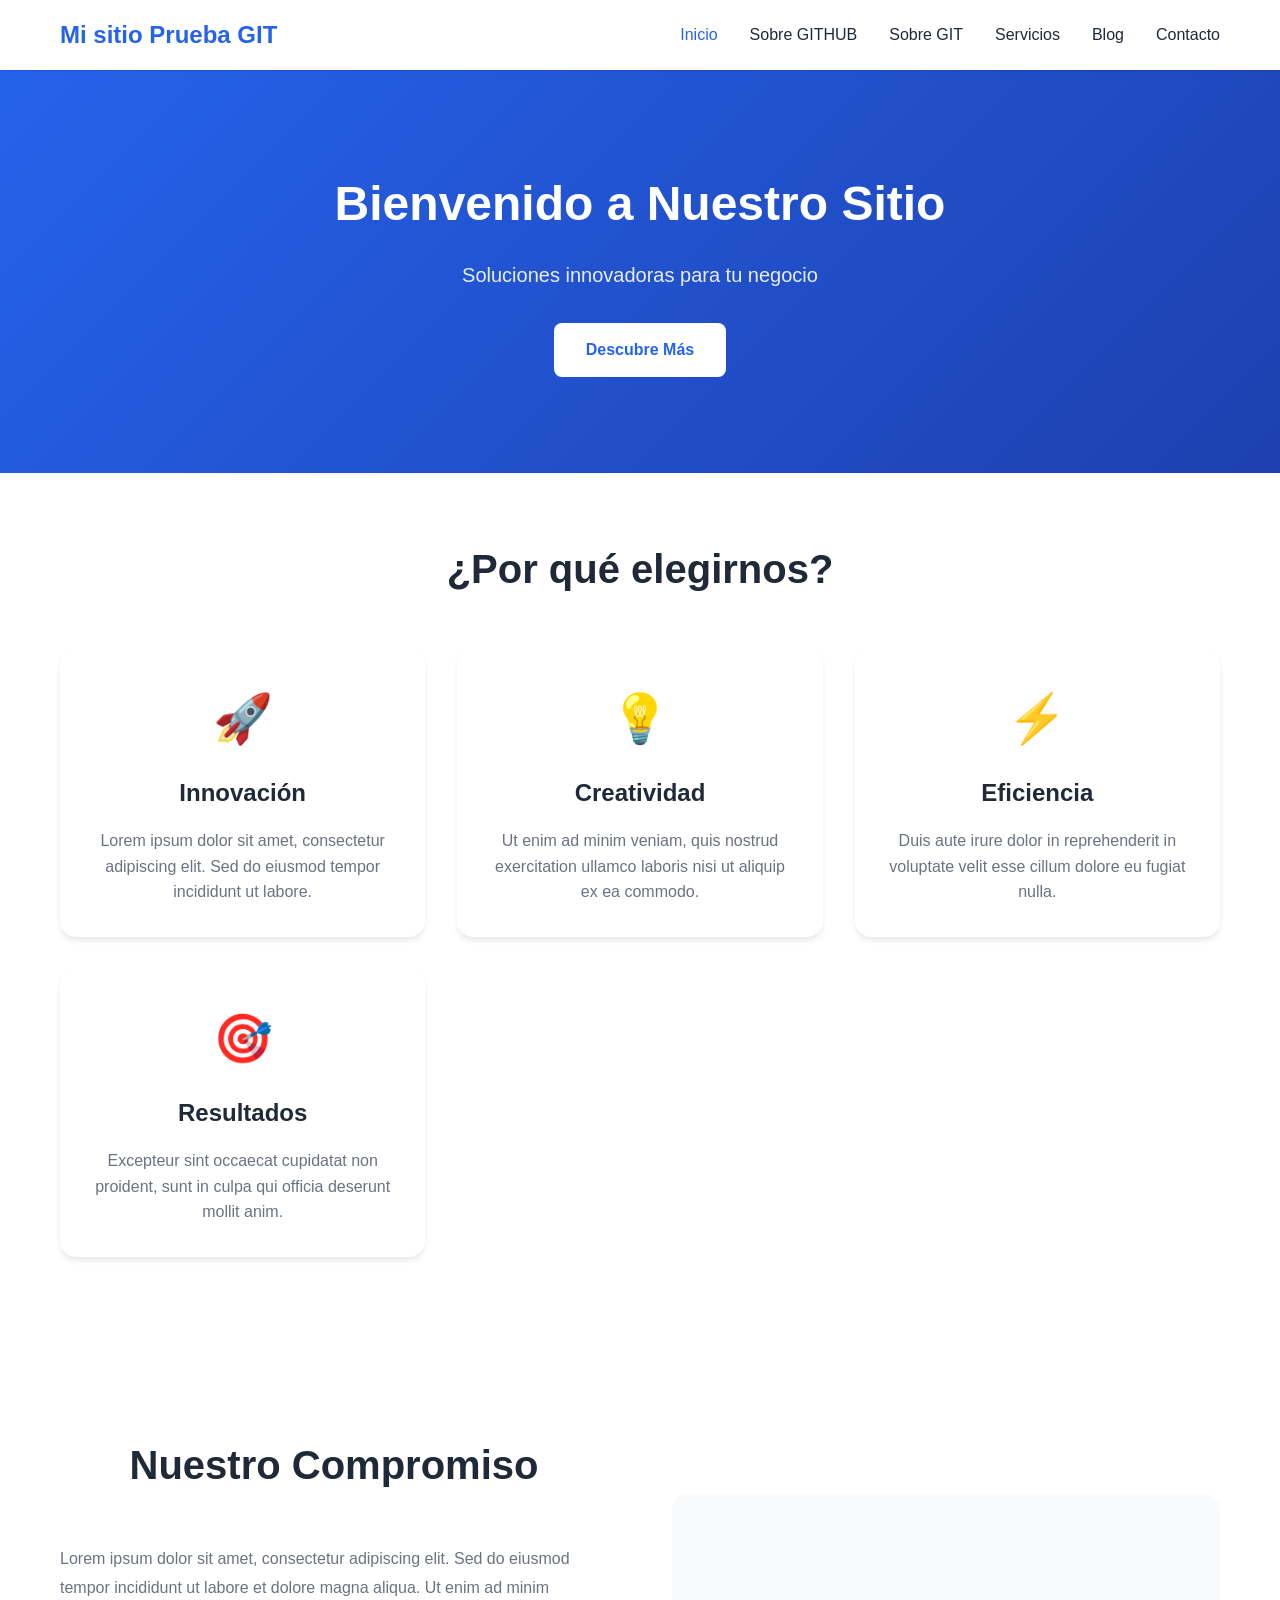
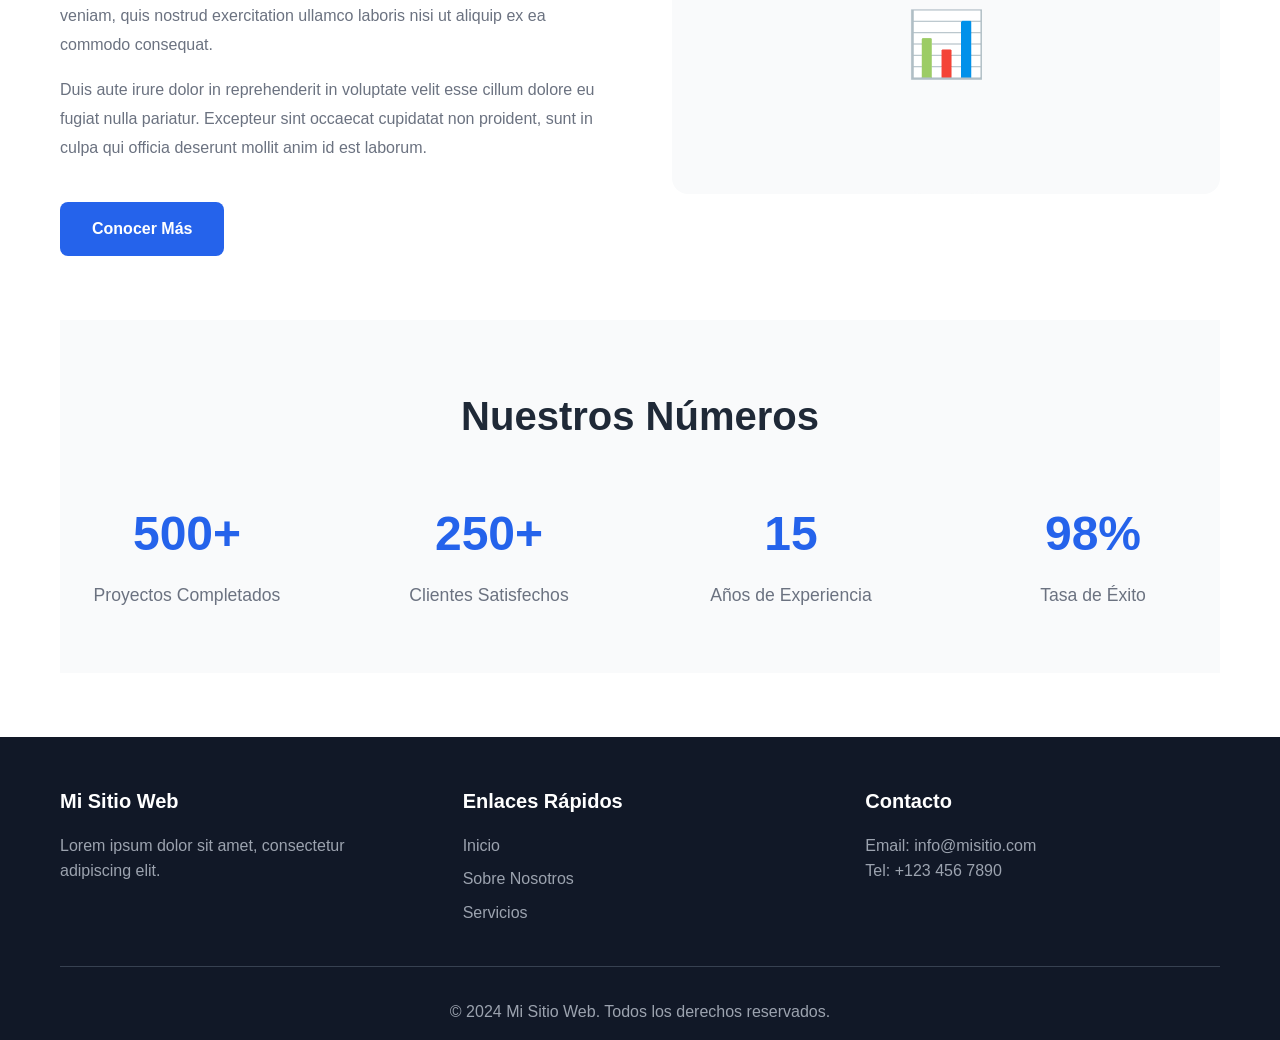
<file: index.html>
<!DOCTYPE html>
<html lang="es">
<head>
    <meta charset="UTF-8">
    <meta name="viewport" content="width=device-width, initial-scale=1.0">
    <title>Inicio - Mi Sitio Web</title>
    <link rel="stylesheet" href="styles.css">
</head>
<body>
    <nav class="navbar">
        <div class="container">
            <div class="logo">
                <span>Mi sitio Prueba GIT</span>
            </div>
            <ul class="nav-links">
                <li><a href="index.html" class="active">Inicio</a></li>
                <li><a href="sobre-nosotros.html">Sobre GITHUB</a></li>
                <li><a href="sobre-nosotros.html">Sobre GIT</a></li>
                <li><a href="servicios.html">Servicios</a></li>
                <li><a href="blog.html">Blog</a></li>
                <li><a href="contacto.html">Contacto</a></li>
            </ul>
        </div>
    </nav>

    <header class="hero">
        <div class="container">
            <h1>Bienvenido a Nuestro Sitio</h1>
            <p class="subtitle">Soluciones innovadoras para tu negocio</p>
            <a href="servicios.html" class="btn-primary">Descubre Más</a>
        </div>
    </header>

    <main class="container">
        <section class="intro-section">
            <h2>¿Por qué elegirnos?</h2>
            <div class="cards-grid">
                <div class="card">
                    <div class="card-icon">🚀</div>
                    <h3>Innovación</h3>
                    <p>Lorem ipsum dolor sit amet, consectetur adipiscing elit. Sed do eiusmod tempor incididunt ut labore.</p>
                </div>
                <div class="card">
                    <div class="card-icon">💡</div>
                    <h3>Creatividad</h3>
                    <p>Ut enim ad minim veniam, quis nostrud exercitation ullamco laboris nisi ut aliquip ex ea commodo.</p>
                </div>
                <div class="card">
                    <div class="card-icon">⚡</div>
                    <h3>Eficiencia</h3>
                    <p>Duis aute irure dolor in reprehenderit in voluptate velit esse cillum dolore eu fugiat nulla.</p>
                </div>
                <div class="card">
                    <div class="card-icon">🎯</div>
                    <h3>Resultados</h3>
                    <p>Excepteur sint occaecat cupidatat non proident, sunt in culpa qui officia deserunt mollit anim.</p>
                </div>
            </div>
        </section>

        <section class="content-section">
            <div class="content-grid">
                <div class="content-text">
                    <h2>Nuestro Compromiso</h2>
                    <p>Lorem ipsum dolor sit amet, consectetur adipiscing elit. Sed do eiusmod tempor incididunt ut labore et dolore magna aliqua. Ut enim ad minim veniam, quis nostrud exercitation ullamco laboris nisi ut aliquip ex ea commodo consequat.</p>
                    <p>Duis aute irure dolor in reprehenderit in voluptate velit esse cillum dolore eu fugiat nulla pariatur. Excepteur sint occaecat cupidatat non proident, sunt in culpa qui officia deserunt mollit anim id est laborum.</p>
                    <a href="sobre-nosotros.html" class="btn-secondary">Conocer Más</a>
                </div>
                <div class="content-image">
                    <div class="placeholder-image">📊</div>
                </div>
            </div>
        </section>

        <section class="stats-section">
            <h2>Nuestros Números</h2>
            <div class="stats-grid">
                <div class="stat-item">
                    <div class="stat-number">500+</div>
                    <div class="stat-label">Proyectos Completados</div>
                </div>
                <div class="stat-item">
                    <div class="stat-number">250+</div>
                    <div class="stat-label">Clientes Satisfechos</div>
                </div>
                <div class="stat-item">
                    <div class="stat-number">15</div>
                    <div class="stat-label">Años de Experiencia</div>
                </div>
                <div class="stat-item">
                    <div class="stat-number">98%</div>
                    <div class="stat-label">Tasa de Éxito</div>
                </div>
            </div>
        </section>
    </main>

    <footer class="footer">
        <div class="container">
            <div class="footer-content">
                <div class="footer-section">
                    <h3>Mi Sitio Web</h3>
                    <p>Lorem ipsum dolor sit amet, consectetur adipiscing elit.</p>
                </div>
                <div class="footer-section">
                    <h3>Enlaces Rápidos</h3>
                    <ul>
                        <li><a href="index.html">Inicio</a></li>
                        <li><a href="sobre-nosotros.html">Sobre Nosotros</a></li>
                        <li><a href="servicios.html">Servicios</a></li>
                    </ul>
                </div>
                <div class="footer-section">
                    <h3>Contacto</h3>
                    <p>Email: info@misitio.com</p>
                    <p>Tel: +123 456 7890</p>
                </div>
            </div>
            <div class="footer-bottom">
                <p>&copy; 2024 Mi Sitio Web. Todos los derechos reservados.</p>
            </div>
        </div>
    </footer>
</body>
</html>
</file>
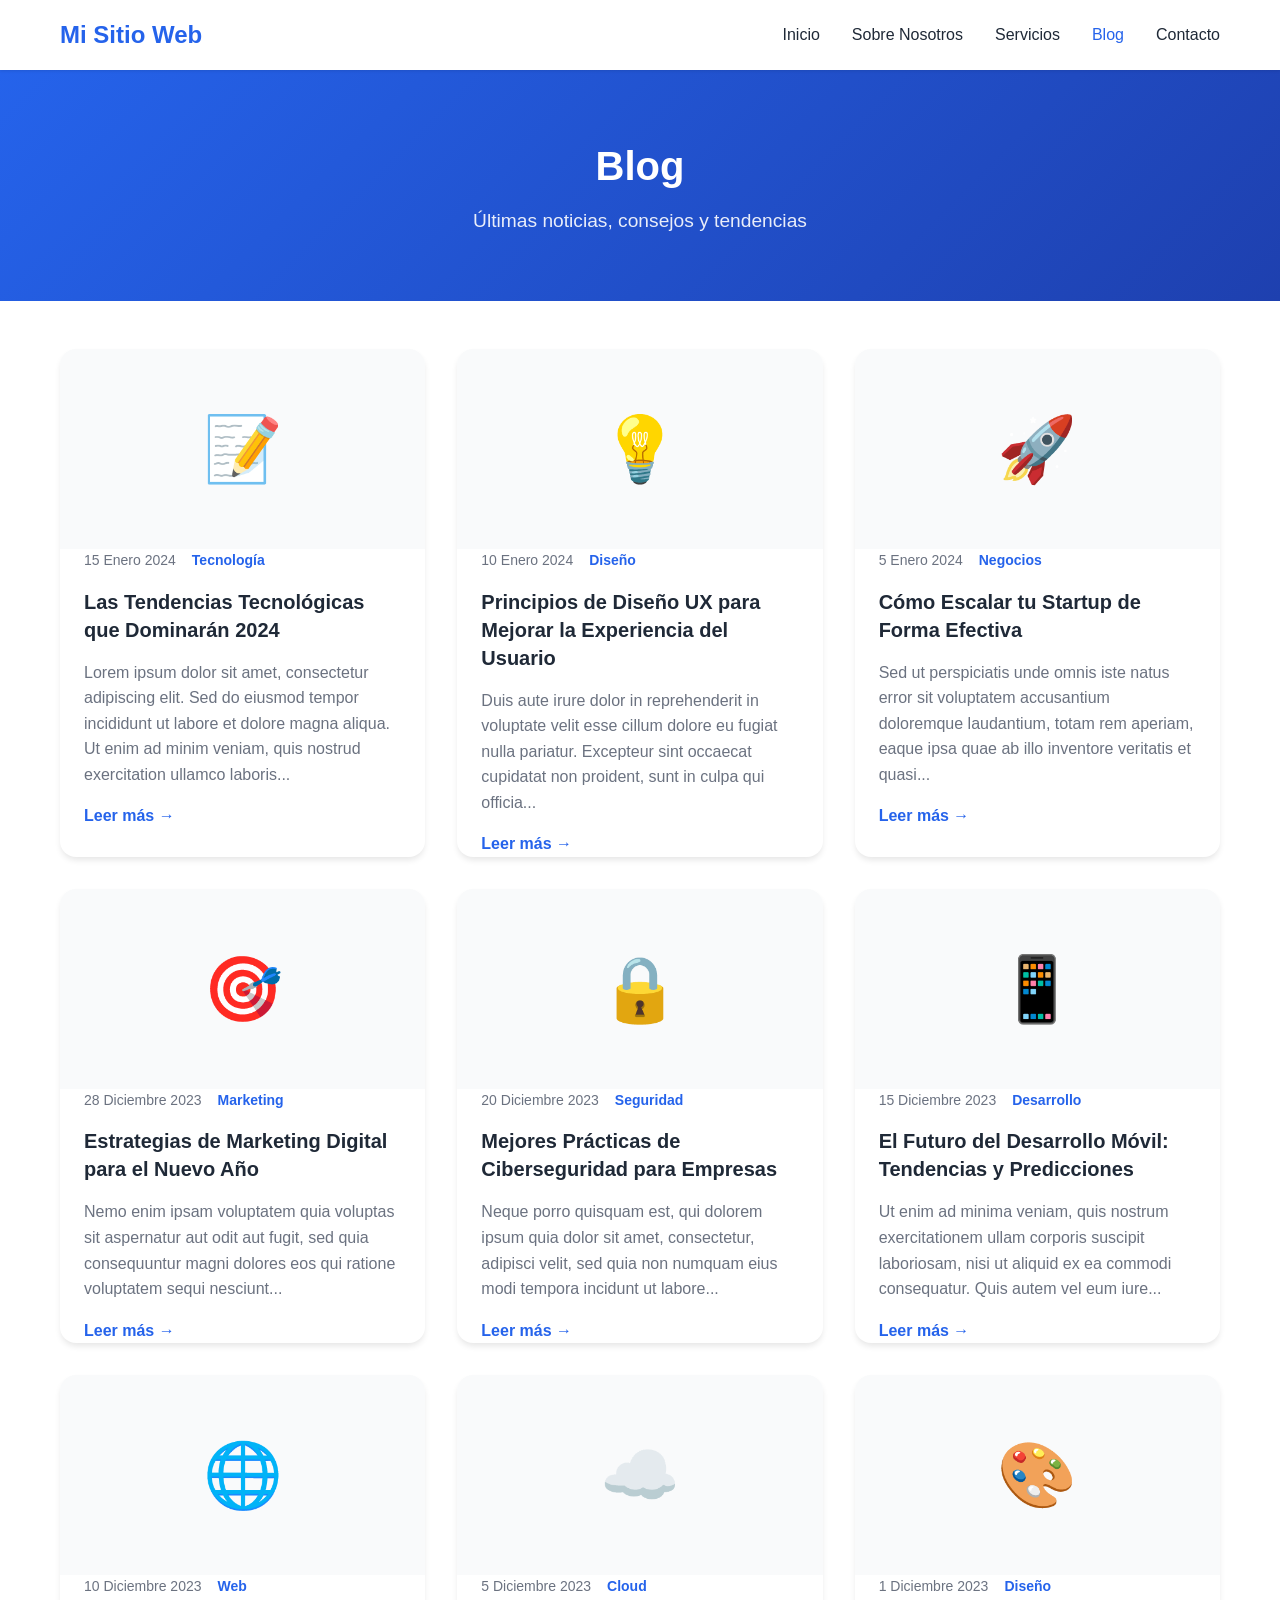
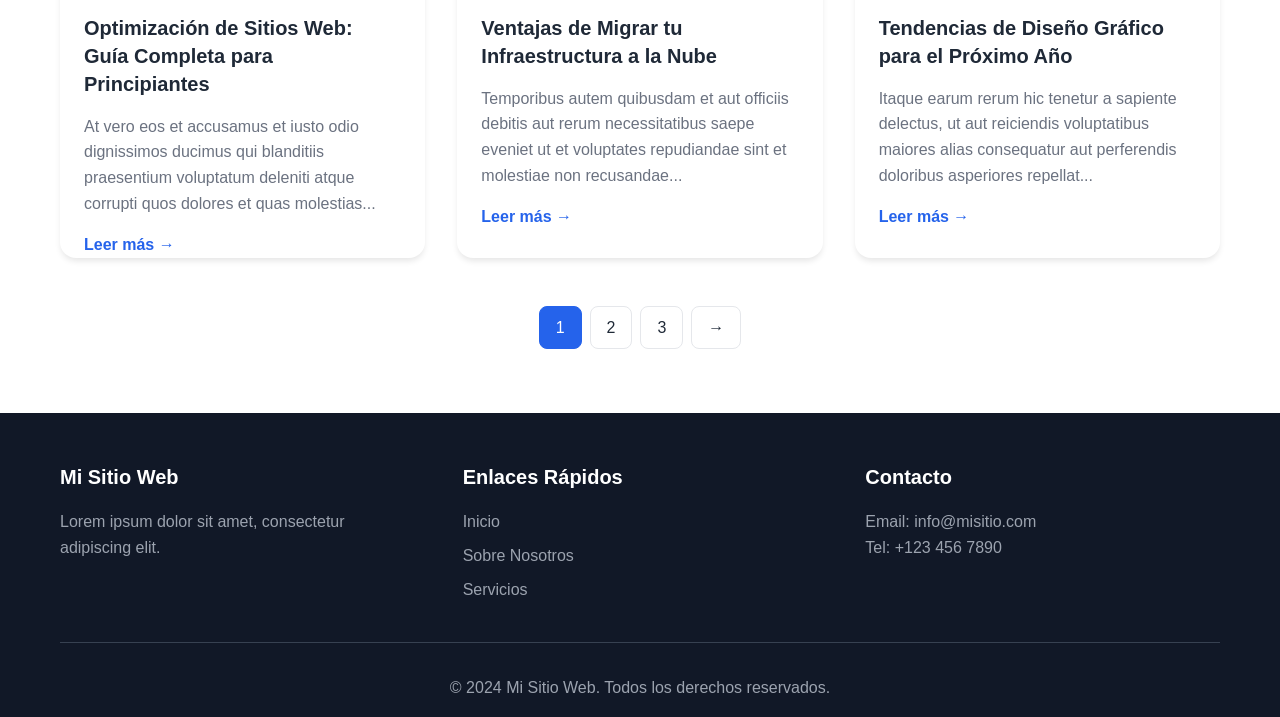
<file: blog.html>
<!DOCTYPE html>
<html lang="es">
<head>
    <meta charset="UTF-8">
    <meta name="viewport" content="width=device-width, initial-scale=1.0">
    <title>Blog - Mi Sitio Web</title>
    <link rel="stylesheet" href="styles.css">
</head>
<body>
    <nav class="navbar">
        <div class="container">
            <div class="logo">
                <span>Mi Sitio Web</span>
            </div>
            <ul class="nav-links">
                <li><a href="index.html">Inicio</a></li>
                <li><a href="sobre-nosotros.html">Sobre Nosotros</a></li>
                <li><a href="servicios.html">Servicios</a></li>
                <li><a href="blog.html" class="active">Blog</a></li>
                <li><a href="contacto.html">Contacto</a></li>
            </ul>
        </div>
    </nav>

    <header class="page-header">
        <div class="container">
            <h1>Blog</h1>
            <p>Últimas noticias, consejos y tendencias</p>
        </div>
    </header>

    <main class="container">
        <section class="blog-grid">
            <article class="blog-card">
                <div class="blog-image">📝</div>
                <div class="blog-meta">
                    <span class="blog-date">15 Enero 2024</span>
                    <span class="blog-category">Tecnología</span>
                </div>
                <h2>Las Tendencias Tecnológicas que Dominarán 2024</h2>
                <p>Lorem ipsum dolor sit amet, consectetur adipiscing elit. Sed do eiusmod tempor incididunt ut labore et dolore magna aliqua. Ut enim ad minim veniam, quis nostrud exercitation ullamco laboris...</p>
                <a href="#" class="read-more">Leer más →</a>
            </article>

            <article class="blog-card">
                <div class="blog-image">💡</div>
                <div class="blog-meta">
                    <span class="blog-date">10 Enero 2024</span>
                    <span class="blog-category">Diseño</span>
                </div>
                <h2>Principios de Diseño UX para Mejorar la Experiencia del Usuario</h2>
                <p>Duis aute irure dolor in reprehenderit in voluptate velit esse cillum dolore eu fugiat nulla pariatur. Excepteur sint occaecat cupidatat non proident, sunt in culpa qui officia...</p>
                <a href="#" class="read-more">Leer más →</a>
            </article>

            <article class="blog-card">
                <div class="blog-image">🚀</div>
                <div class="blog-meta">
                    <span class="blog-date">5 Enero 2024</span>
                    <span class="blog-category">Negocios</span>
                </div>
                <h2>Cómo Escalar tu Startup de Forma Efectiva</h2>
                <p>Sed ut perspiciatis unde omnis iste natus error sit voluptatem accusantium doloremque laudantium, totam rem aperiam, eaque ipsa quae ab illo inventore veritatis et quasi...</p>
                <a href="#" class="read-more">Leer más →</a>
            </article>

            <article class="blog-card">
                <div class="blog-image">🎯</div>
                <div class="blog-meta">
                    <span class="blog-date">28 Diciembre 2023</span>
                    <span class="blog-category">Marketing</span>
                </div>
                <h2>Estrategias de Marketing Digital para el Nuevo Año</h2>
                <p>Nemo enim ipsam voluptatem quia voluptas sit aspernatur aut odit aut fugit, sed quia consequuntur magni dolores eos qui ratione voluptatem sequi nesciunt...</p>
                <a href="#" class="read-more">Leer más →</a>
            </article>

            <article class="blog-card">
                <div class="blog-image">🔒</div>
                <div class="blog-meta">
                    <span class="blog-date">20 Diciembre 2023</span>
                    <span class="blog-category">Seguridad</span>
                </div>
                <h2>Mejores Prácticas de Ciberseguridad para Empresas</h2>
                <p>Neque porro quisquam est, qui dolorem ipsum quia dolor sit amet, consectetur, adipisci velit, sed quia non numquam eius modi tempora incidunt ut labore...</p>
                <a href="#" class="read-more">Leer más →</a>
            </article>

            <article class="blog-card">
                <div class="blog-image">📱</div>
                <div class="blog-meta">
                    <span class="blog-date">15 Diciembre 2023</span>
                    <span class="blog-category">Desarrollo</span>
                </div>
                <h2>El Futuro del Desarrollo Móvil: Tendencias y Predicciones</h2>
                <p>Ut enim ad minima veniam, quis nostrum exercitationem ullam corporis suscipit laboriosam, nisi ut aliquid ex ea commodi consequatur. Quis autem vel eum iure...</p>
                <a href="#" class="read-more">Leer más →</a>
            </article>

            <article class="blog-card">
                <div class="blog-image">🌐</div>
                <div class="blog-meta">
                    <span class="blog-date">10 Diciembre 2023</span>
                    <span class="blog-category">Web</span>
                </div>
                <h2>Optimización de Sitios Web: Guía Completa para Principiantes</h2>
                <p>At vero eos et accusamus et iusto odio dignissimos ducimus qui blanditiis praesentium voluptatum deleniti atque corrupti quos dolores et quas molestias...</p>
                <a href="#" class="read-more">Leer más →</a>
            </article>

            <article class="blog-card">
                <div class="blog-image">☁️</div>
                <div class="blog-meta">
                    <span class="blog-date">5 Diciembre 2023</span>
                    <span class="blog-category">Cloud</span>
                </div>
                <h2>Ventajas de Migrar tu Infraestructura a la Nube</h2>
                <p>Temporibus autem quibusdam et aut officiis debitis aut rerum necessitatibus saepe eveniet ut et voluptates repudiandae sint et molestiae non recusandae...</p>
                <a href="#" class="read-more">Leer más →</a>
            </article>

            <article class="blog-card">
                <div class="blog-image">🎨</div>
                <div class="blog-meta">
                    <span class="blog-date">1 Diciembre 2023</span>
                    <span class="blog-category">Diseño</span>
                </div>
                <h2>Tendencias de Diseño Gráfico para el Próximo Año</h2>
                <p>Itaque earum rerum hic tenetur a sapiente delectus, ut aut reiciendis voluptatibus maiores alias consequatur aut perferendis doloribus asperiores repellat...</p>
                <a href="#" class="read-more">Leer más →</a>
            </article>
        </section>

        <div class="pagination">
            <a href="#" class="page-link active">1</a>
            <a href="#" class="page-link">2</a>
            <a href="#" class="page-link">3</a>
            <a href="#" class="page-link">→</a>
        </div>
    </main>

    <footer class="footer">
        <div class="container">
            <div class="footer-content">
                <div class="footer-section">
                    <h3>Mi Sitio Web</h3>
                    <p>Lorem ipsum dolor sit amet, consectetur adipiscing elit.</p>
                </div>
                <div class="footer-section">
                    <h3>Enlaces Rápidos</h3>
                    <ul>
                        <li><a href="index.html">Inicio</a></li>
                        <li><a href="sobre-nosotros.html">Sobre Nosotros</a></li>
                        <li><a href="servicios.html">Servicios</a></li>
                    </ul>
                </div>
                <div class="footer-section">
                    <h3>Contacto</h3>
                    <p>Email: info@misitio.com</p>
                    <p>Tel: +123 456 7890</p>
                </div>
            </div>
            <div class="footer-bottom">
                <p>&copy; 2024 Mi Sitio Web. Todos los derechos reservados.</p>
            </div>
        </div>
    </footer>
</body>
</html>
</file>
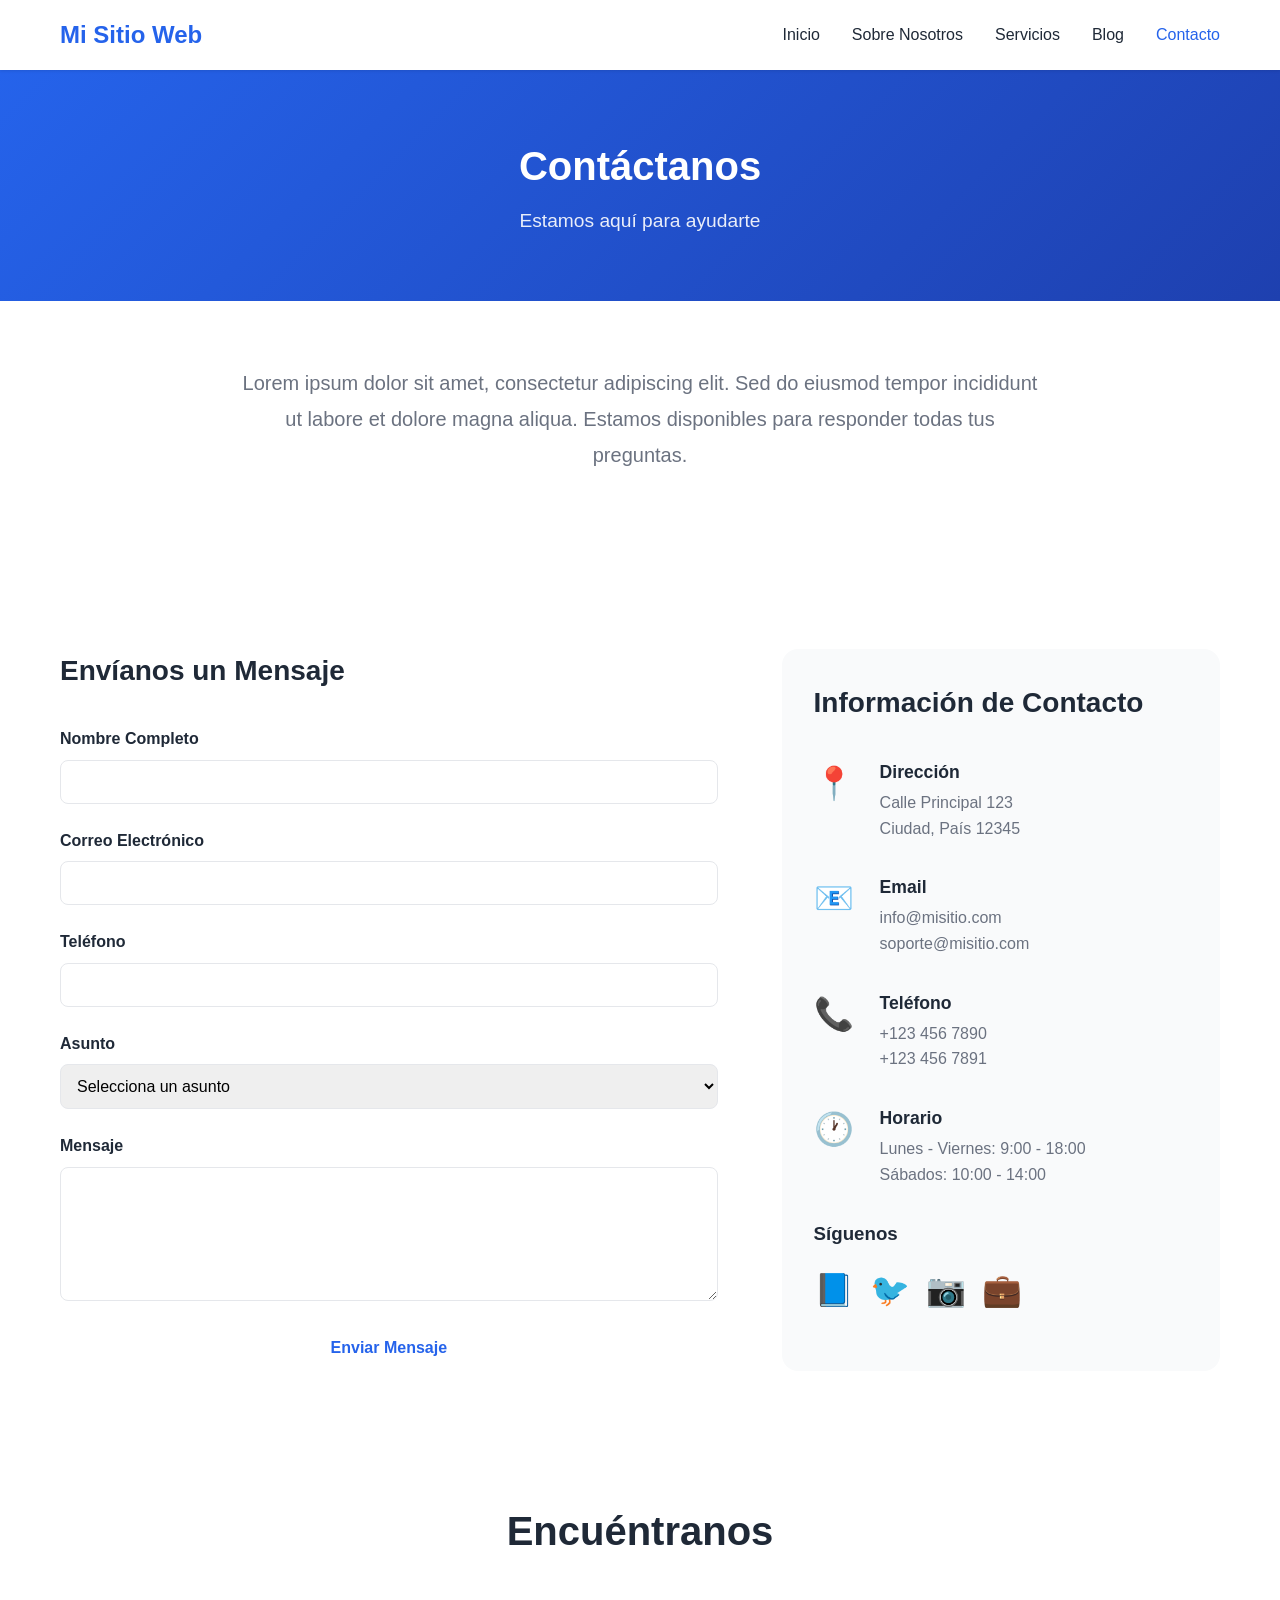
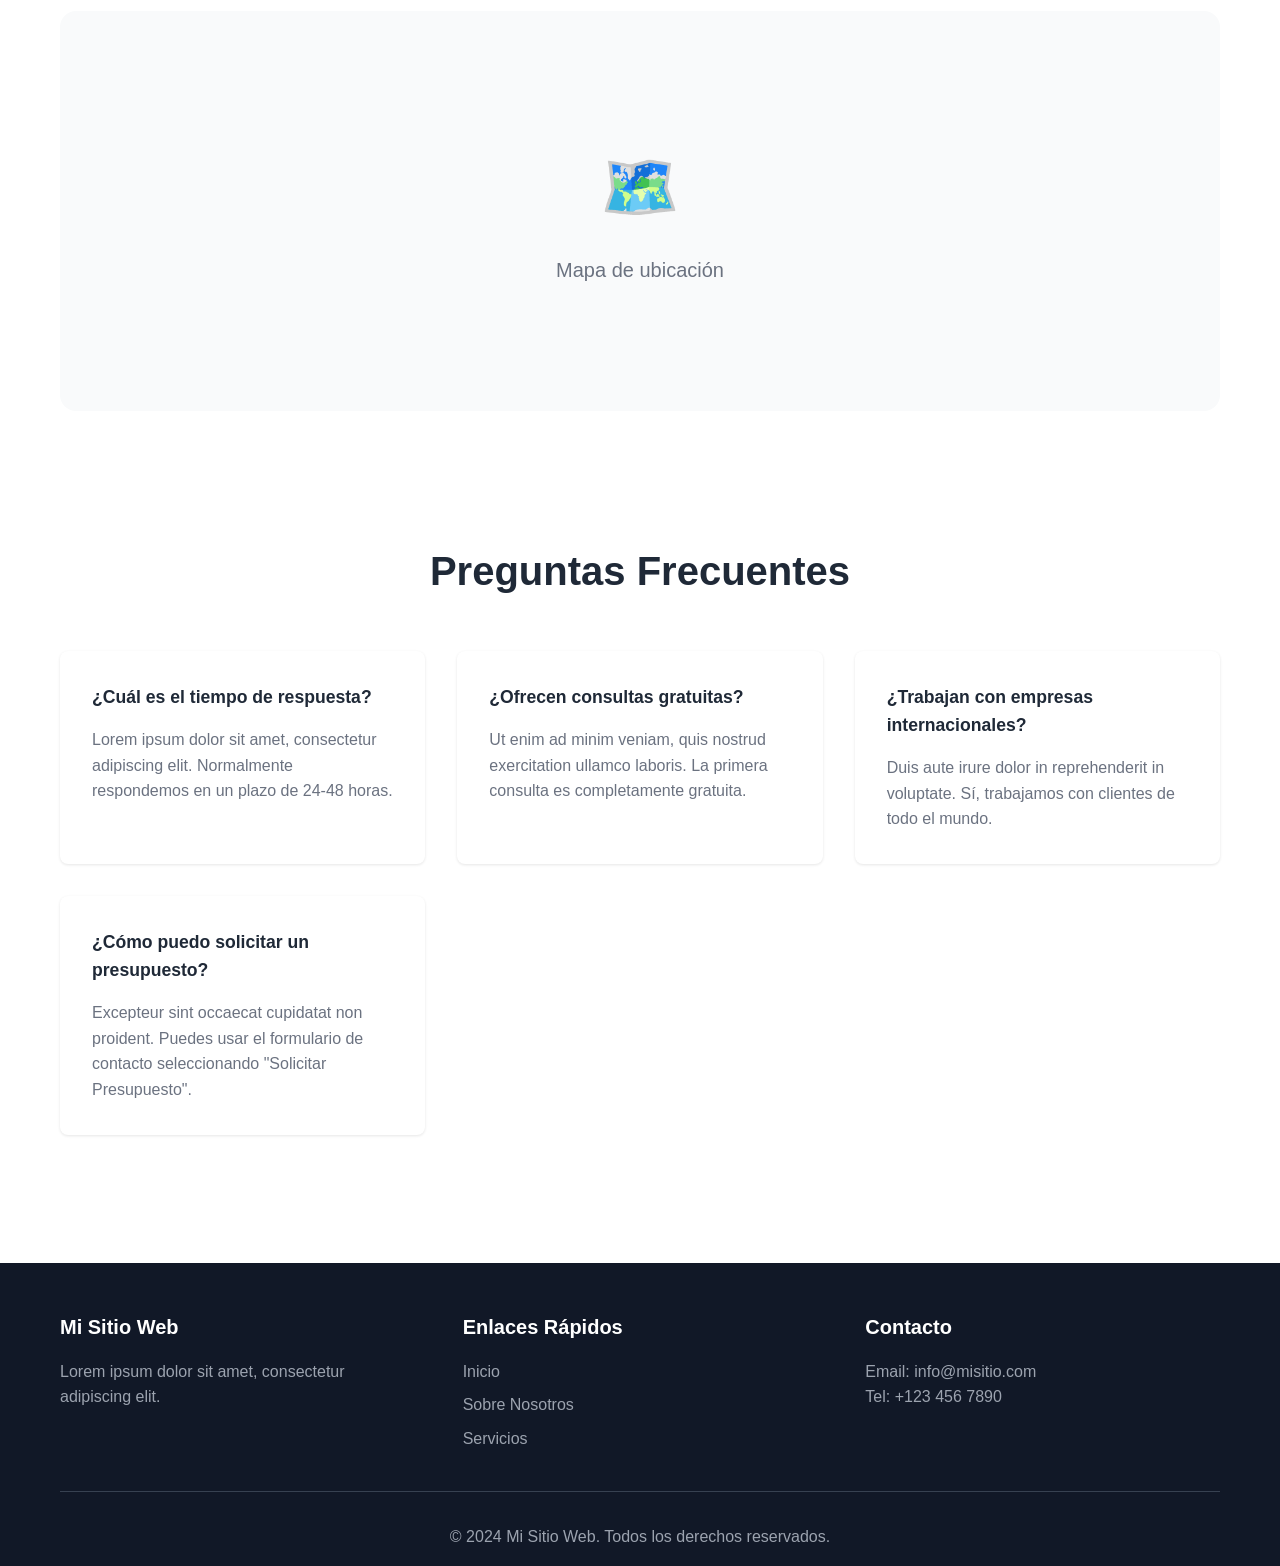
<file: contacto.html>
<!DOCTYPE html>
<html lang="es">
<head>
    <meta charset="UTF-8">
    <meta name="viewport" content="width=device-width, initial-scale=1.0">
    <title>Contacto - Mi Sitio Web</title>
    <link rel="stylesheet" href="styles.css">
</head>
<body>
    <nav class="navbar">
        <div class="container">
            <div class="logo">
                <span>Mi Sitio Web</span>
            </div>
            <ul class="nav-links">
                <li><a href="index.html">Inicio</a></li>
                <li><a href="sobre-nosotros.html">Sobre Nosotros</a></li>
                <li><a href="servicios.html">Servicios</a></li>
                <li><a href="blog.html">Blog</a></li>
                <li><a href="contacto.html" class="active">Contacto</a></li>
            </ul>
        </div>
    </nav>

    <header class="page-header">
        <div class="container">
            <h1>Contáctanos</h1>
            <p>Estamos aquí para ayudarte</p>
        </div>
    </header>

    <main class="container">
        <section class="contact-intro">
            <p class="lead-text">Lorem ipsum dolor sit amet, consectetur adipiscing elit. Sed do eiusmod tempor incididunt ut labore et dolore magna aliqua. Estamos disponibles para responder todas tus preguntas.</p>
        </section>

        <section class="contact-content">
            <div class="contact-grid">
                <div class="contact-form-container">
                    <h2>Envíanos un Mensaje</h2>
                    <form class="contact-form">
                        <div class="form-group">
                            <label for="nombre">Nombre Completo</label>
                            <input type="text" id="nombre" name="nombre" required>
                        </div>
                        <div class="form-group">
                            <label for="email">Correo Electrónico</label>
                            <input type="email" id="email" name="email" required>
                        </div>
                        <div class="form-group">
                            <label for="telefono">Teléfono</label>
                            <input type="tel" id="telefono" name="telefono">
                        </div>
                        <div class="form-group">
                            <label for="asunto">Asunto</label>
                            <select id="asunto" name="asunto" required>
                                <option value="">Selecciona un asunto</option>
                                <option value="consulta">Consulta General</option>
                                <option value="servicios">Información sobre Servicios</option>
                                <option value="soporte">Soporte Técnico</option>
                                <option value="presupuesto">Solicitar Presupuesto</option>
                                <option value="otro">Otro</option>
                            </select>
                        </div>
                        <div class="form-group">
                            <label for="mensaje">Mensaje</label>
                            <textarea id="mensaje" name="mensaje" rows="6" required></textarea>
                        </div>
                        <button type="submit" class="btn-primary">Enviar Mensaje</button>
                    </form>
                </div>

                <div class="contact-info">
                    <h2>Información de Contacto</h2>
                    <div class="contact-item">
                        <div class="contact-icon">📍</div>
                        <div>
                            <h3>Dirección</h3>
                            <p>Calle Principal 123<br>Ciudad, País 12345</p>
                        </div>
                    </div>
                    <div class="contact-item">
                        <div class="contact-icon">📧</div>
                        <div>
                            <h3>Email</h3>
                            <p>info@misitio.com<br>soporte@misitio.com</p>
                        </div>
                    </div>
                    <div class="contact-item">
                        <div class="contact-icon">📞</div>
                        <div>
                            <h3>Teléfono</h3>
                            <p>+123 456 7890<br>+123 456 7891</p>
                        </div>
                    </div>
                    <div class="contact-item">
                        <div class="contact-icon">🕐</div>
                        <div>
                            <h3>Horario</h3>
                            <p>Lunes - Viernes: 9:00 - 18:00<br>Sábados: 10:00 - 14:00</p>
                        </div>
                    </div>

                    <div class="social-links">
                        <h3>Síguenos</h3>
                        <div class="social-icons">
                            <a href="#" class="social-icon">📘</a>
                            <a href="#" class="social-icon">🐦</a>
                            <a href="#" class="social-icon">📷</a>
                            <a href="#" class="social-icon">💼</a>
                        </div>
                    </div>
                </div>
            </div>
        </section>

        <section class="map-section">
            <h2>Encuéntranos</h2>
            <div class="map-placeholder">
                <p>🗺️</p>
                <p>Mapa de ubicación</p>
            </div>
        </section>

        <section class="faq-section">
            <h2>Preguntas Frecuentes</h2>
            <div class="faq-grid">
                <div class="faq-item">
                    <h3>¿Cuál es el tiempo de respuesta?</h3>
                    <p>Lorem ipsum dolor sit amet, consectetur adipiscing elit. Normalmente respondemos en un plazo de 24-48 horas.</p>
                </div>
                <div class="faq-item">
                    <h3>¿Ofrecen consultas gratuitas?</h3>
                    <p>Ut enim ad minim veniam, quis nostrud exercitation ullamco laboris. La primera consulta es completamente gratuita.</p>
                </div>
                <div class="faq-item">
                    <h3>¿Trabajan con empresas internacionales?</h3>
                    <p>Duis aute irure dolor in reprehenderit in voluptate. Sí, trabajamos con clientes de todo el mundo.</p>
                </div>
                <div class="faq-item">
                    <h3>¿Cómo puedo solicitar un presupuesto?</h3>
                    <p>Excepteur sint occaecat cupidatat non proident. Puedes usar el formulario de contacto seleccionando "Solicitar Presupuesto".</p>
                </div>
            </div>
        </section>
    </main>

    <footer class="footer">
        <div class="container">
            <div class="footer-content">
                <div class="footer-section">
                    <h3>Mi Sitio Web</h3>
                    <p>Lorem ipsum dolor sit amet, consectetur adipiscing elit.</p>
                </div>
                <div class="footer-section">
                    <h3>Enlaces Rápidos</h3>
                    <ul>
                        <li><a href="index.html">Inicio</a></li>
                        <li><a href="sobre-nosotros.html">Sobre Nosotros</a></li>
                        <li><a href="servicios.html">Servicios</a></li>
                    </ul>
                </div>
                <div class="footer-section">
                    <h3>Contacto</h3>
                    <p>Email: info@misitio.com</p>
                    <p>Tel: +123 456 7890</p>
                </div>
            </div>
            <div class="footer-bottom">
                <p>&copy; 2024 Mi Sitio Web. Todos los derechos reservados.</p>
            </div>
        </div>
    </footer>
</body>
</html>
</file>
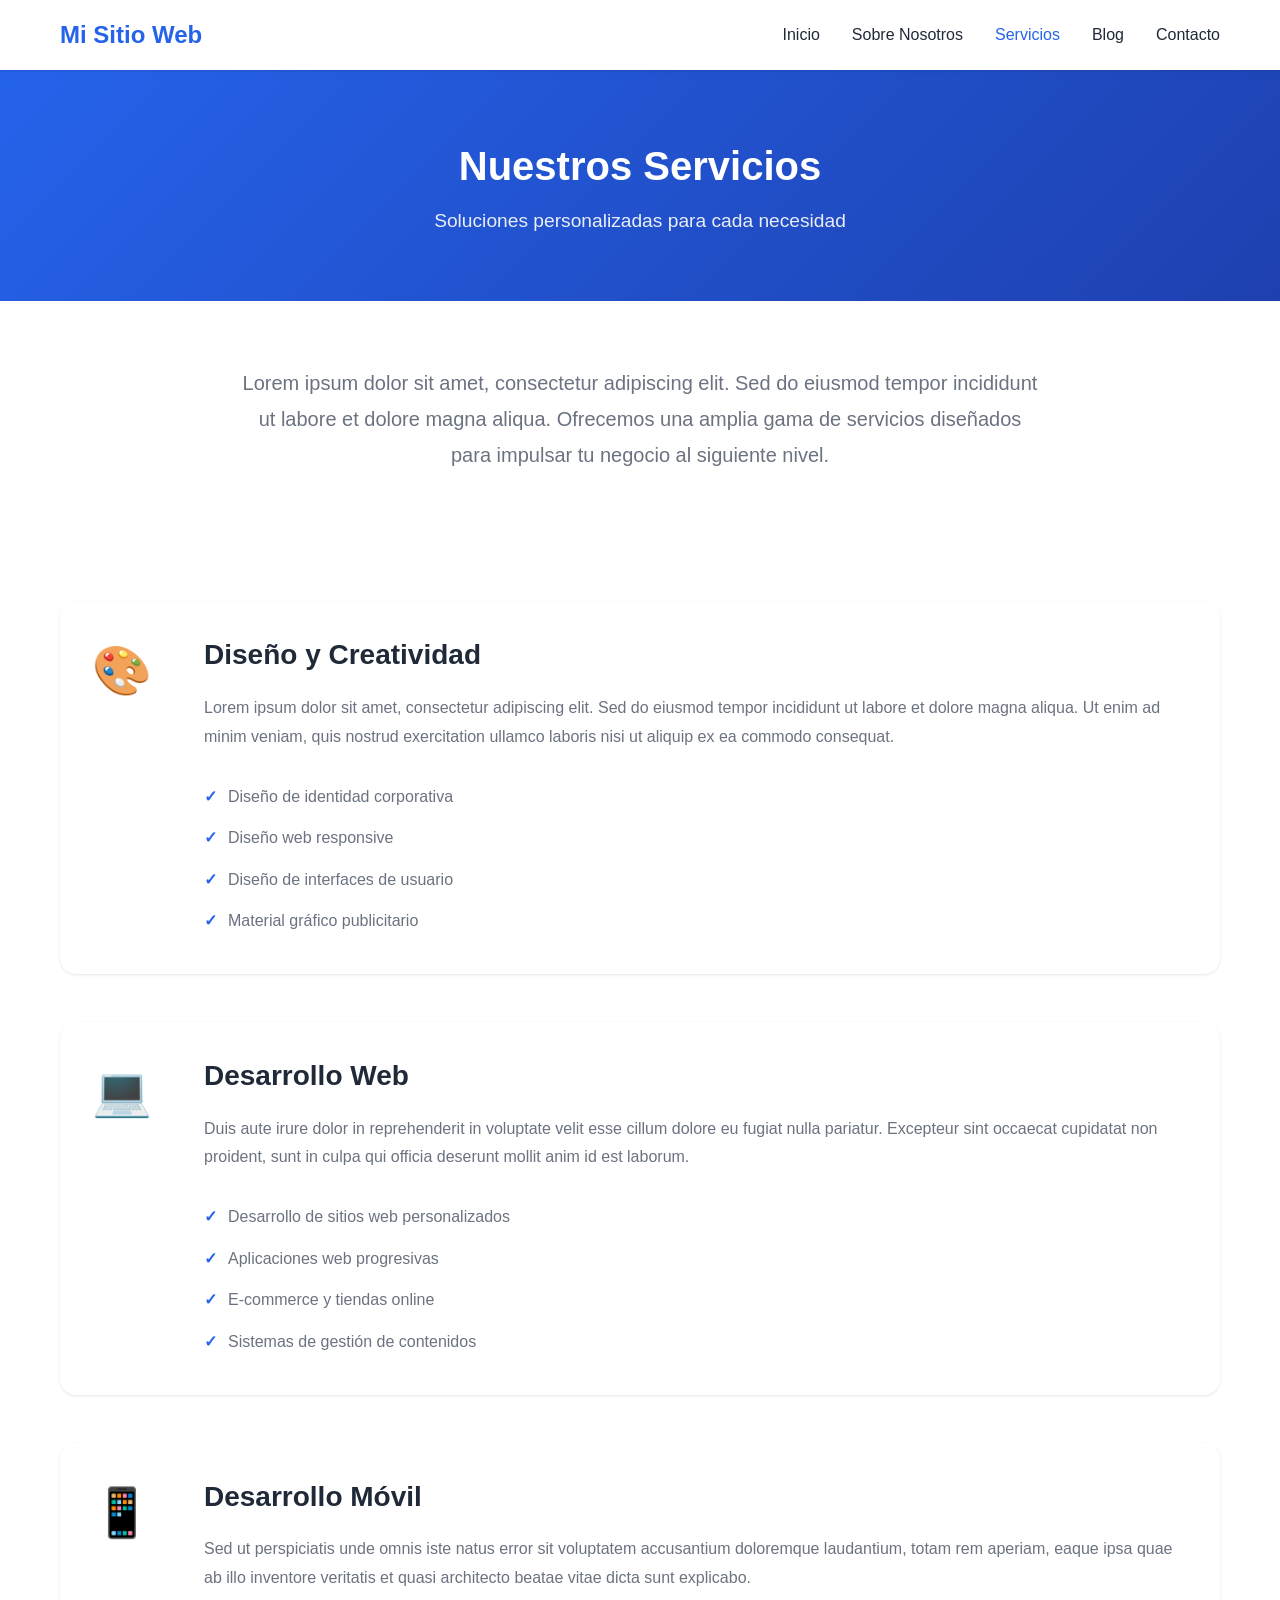
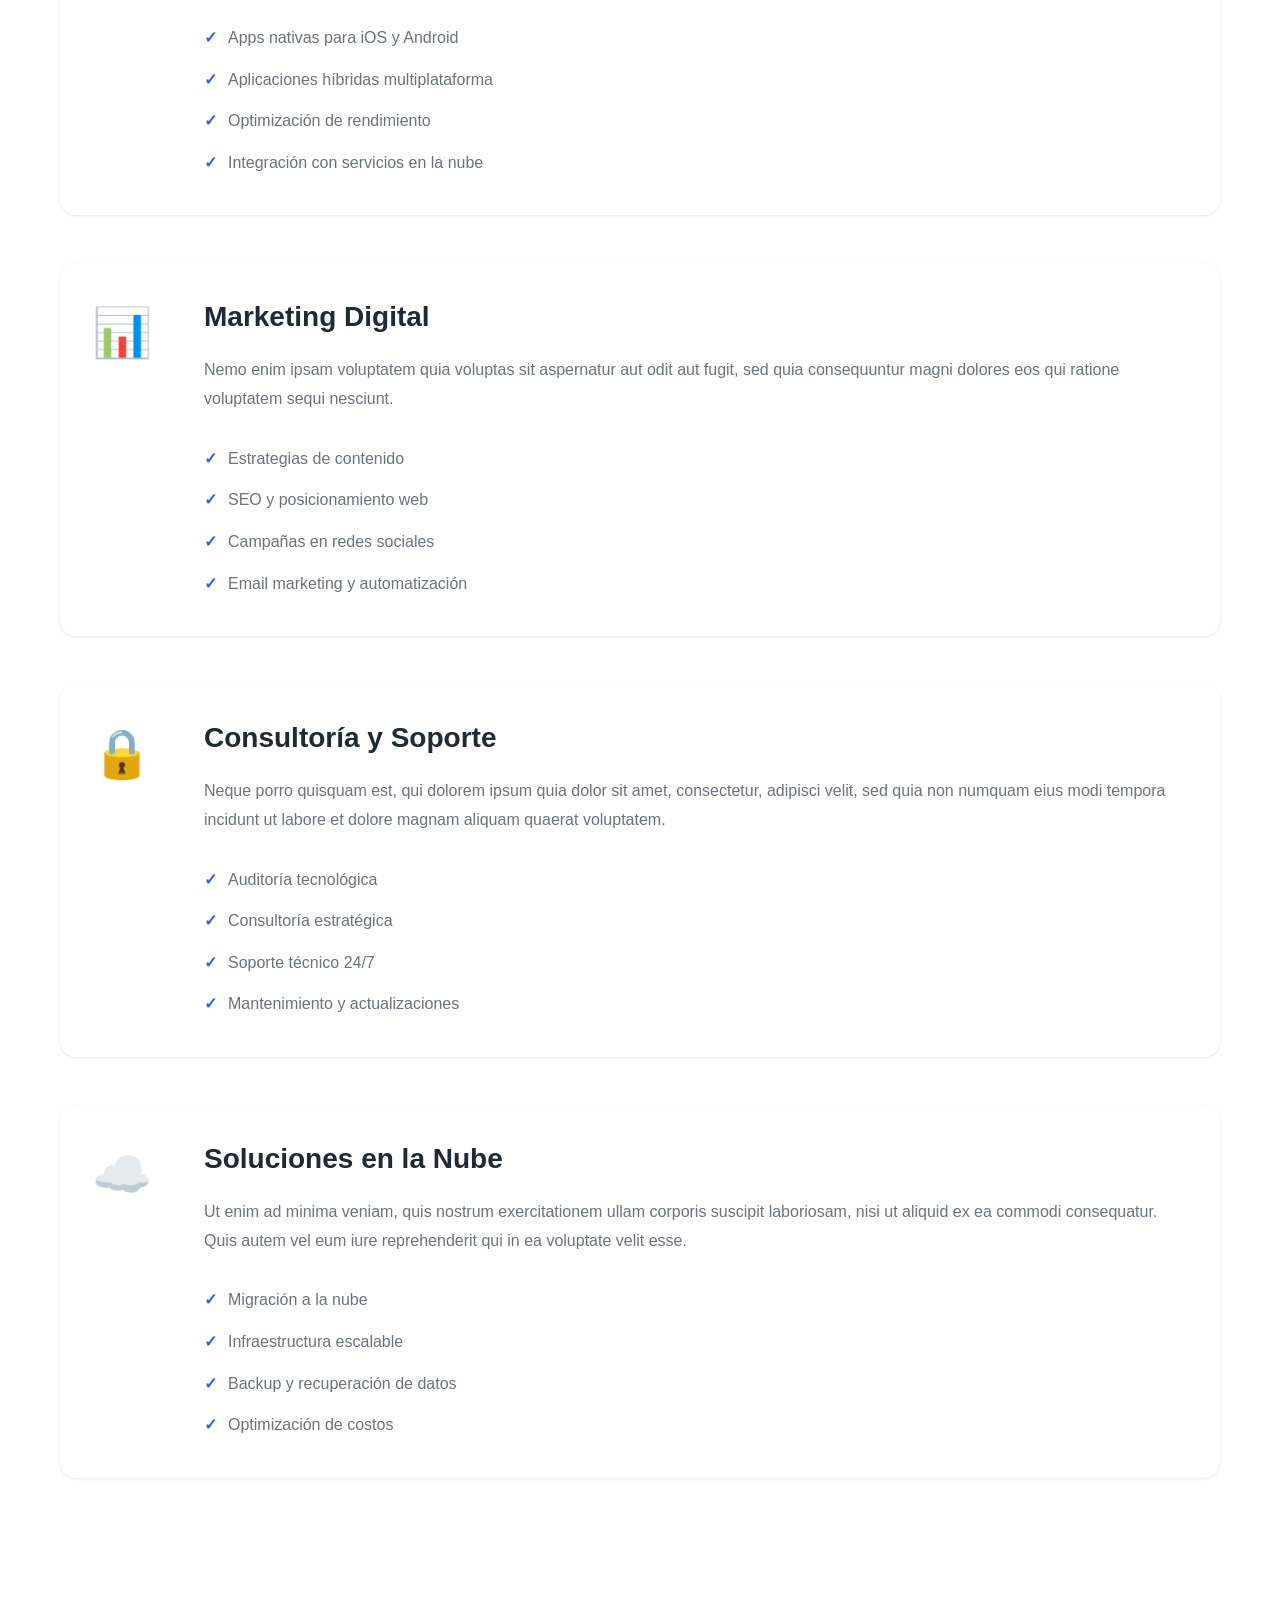
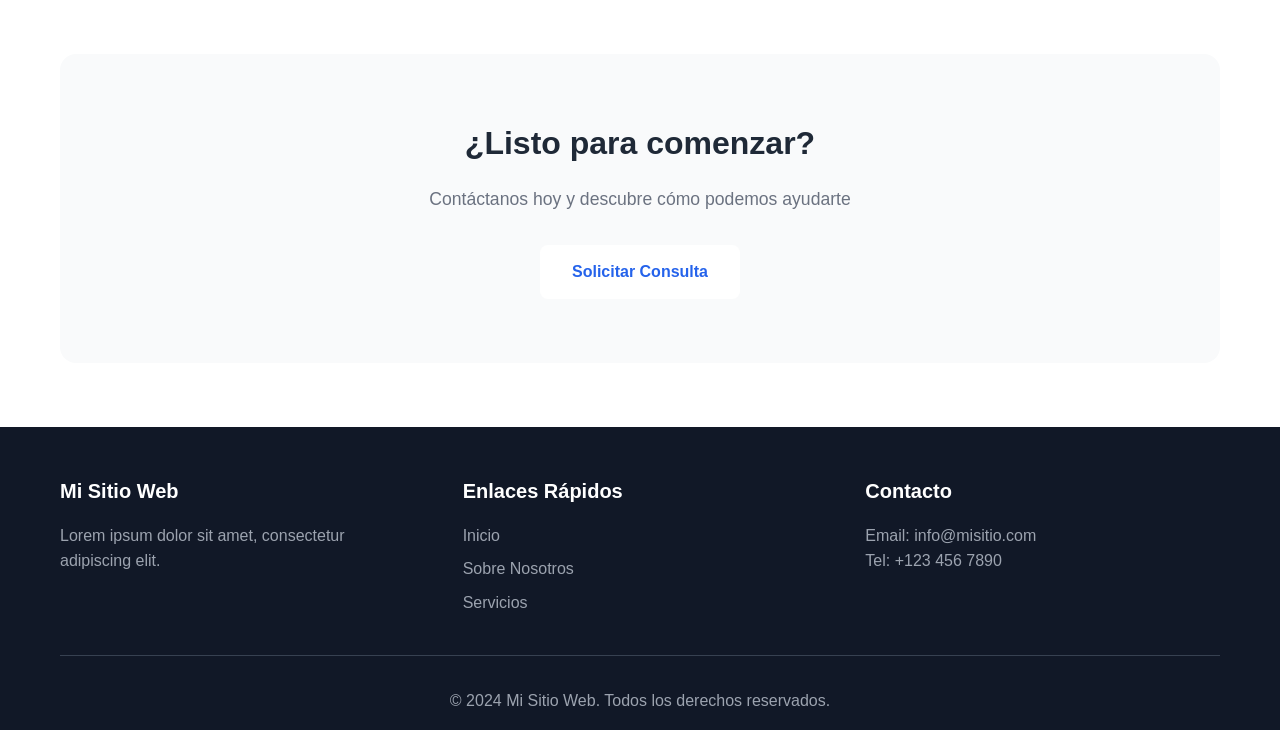
<file: servicios.html>
<!DOCTYPE html>
<html lang="es">
<head>
    <meta charset="UTF-8">
    <meta name="viewport" content="width=device-width, initial-scale=1.0">
    <title>Servicios - Mi Sitio Web</title>
    <link rel="stylesheet" href="styles.css">
</head>
<body>
    <nav class="navbar">
        <div class="container">
            <div class="logo">
                <span>Mi Sitio Web</span>
            </div>
            <ul class="nav-links">
                <li><a href="index.html">Inicio</a></li>
                <li><a href="sobre-nosotros.html">Sobre Nosotros</a></li>
                <li><a href="servicios.html" class="active">Servicios</a></li>
                <li><a href="blog.html">Blog</a></li>
                <li><a href="contacto.html">Contacto</a></li>
            </ul>
        </div>
    </nav>

    <header class="page-header">
        <div class="container">
            <h1>Nuestros Servicios</h1>
            <p>Soluciones personalizadas para cada necesidad</p>
        </div>
    </header>

    <main class="container">
        <section class="intro-section">
            <p class="lead-text">Lorem ipsum dolor sit amet, consectetur adipiscing elit. Sed do eiusmod tempor incididunt ut labore et dolore magna aliqua. Ofrecemos una amplia gama de servicios diseñados para impulsar tu negocio al siguiente nivel.</p>
        </section>

        <section class="services-section">
            <div class="service-item">
                <div class="service-icon">🎨</div>
                <div class="service-content">
                    <h2>Diseño y Creatividad</h2>
                    <p>Lorem ipsum dolor sit amet, consectetur adipiscing elit. Sed do eiusmod tempor incididunt ut labore et dolore magna aliqua. Ut enim ad minim veniam, quis nostrud exercitation ullamco laboris nisi ut aliquip ex ea commodo consequat.</p>
                    <ul class="service-features">
                        <li>Diseño de identidad corporativa</li>
                        <li>Diseño web responsive</li>
                        <li>Diseño de interfaces de usuario</li>
                        <li>Material gráfico publicitario</li>
                    </ul>
                </div>
            </div>

            <div class="service-item">
                <div class="service-icon">💻</div>
                <div class="service-content">
                    <h2>Desarrollo Web</h2>
                    <p>Duis aute irure dolor in reprehenderit in voluptate velit esse cillum dolore eu fugiat nulla pariatur. Excepteur sint occaecat cupidatat non proident, sunt in culpa qui officia deserunt mollit anim id est laborum.</p>
                    <ul class="service-features">
                        <li>Desarrollo de sitios web personalizados</li>
                        <li>Aplicaciones web progresivas</li>
                        <li>E-commerce y tiendas online</li>
                        <li>Sistemas de gestión de contenidos</li>
                    </ul>
                </div>
            </div>

            <div class="service-item">
                <div class="service-icon">📱</div>
                <div class="service-content">
                    <h2>Desarrollo Móvil</h2>
                    <p>Sed ut perspiciatis unde omnis iste natus error sit voluptatem accusantium doloremque laudantium, totam rem aperiam, eaque ipsa quae ab illo inventore veritatis et quasi architecto beatae vitae dicta sunt explicabo.</p>
                    <ul class="service-features">
                        <li>Apps nativas para iOS y Android</li>
                        <li>Aplicaciones híbridas multiplataforma</li>
                        <li>Optimización de rendimiento</li>
                        <li>Integración con servicios en la nube</li>
                    </ul>
                </div>
            </div>

            <div class="service-item">
                <div class="service-icon">📊</div>
                <div class="service-content">
                    <h2>Marketing Digital</h2>
                    <p>Nemo enim ipsam voluptatem quia voluptas sit aspernatur aut odit aut fugit, sed quia consequuntur magni dolores eos qui ratione voluptatem sequi nesciunt.</p>
                    <ul class="service-features">
                        <li>Estrategias de contenido</li>
                        <li>SEO y posicionamiento web</li>
                        <li>Campañas en redes sociales</li>
                        <li>Email marketing y automatización</li>
                    </ul>
                </div>
            </div>

            <div class="service-item">
                <div class="service-icon">🔒</div>
                <div class="service-content">
                    <h2>Consultoría y Soporte</h2>
                    <p>Neque porro quisquam est, qui dolorem ipsum quia dolor sit amet, consectetur, adipisci velit, sed quia non numquam eius modi tempora incidunt ut labore et dolore magnam aliquam quaerat voluptatem.</p>
                    <ul class="service-features">
                        <li>Auditoría tecnológica</li>
                        <li>Consultoría estratégica</li>
                        <li>Soporte técnico 24/7</li>
                        <li>Mantenimiento y actualizaciones</li>
                    </ul>
                </div>
            </div>

            <div class="service-item">
                <div class="service-icon">☁️</div>
                <div class="service-content">
                    <h2>Soluciones en la Nube</h2>
                    <p>Ut enim ad minima veniam, quis nostrum exercitationem ullam corporis suscipit laboriosam, nisi ut aliquid ex ea commodi consequatur. Quis autem vel eum iure reprehenderit qui in ea voluptate velit esse.</p>
                    <ul class="service-features">
                        <li>Migración a la nube</li>
                        <li>Infraestructura escalable</li>
                        <li>Backup y recuperación de datos</li>
                        <li>Optimización de costos</li>
                    </ul>
                </div>
            </div>
        </section>

        <section class="cta-section">
            <h2>¿Listo para comenzar?</h2>
            <p>Contáctanos hoy y descubre cómo podemos ayudarte</p>
            <a href="contacto.html" class="btn-primary">Solicitar Consulta</a>
        </section>
    </main>

    <footer class="footer">
        <div class="container">
            <div class="footer-content">
                <div class="footer-section">
                    <h3>Mi Sitio Web</h3>
                    <p>Lorem ipsum dolor sit amet, consectetur adipiscing elit.</p>
                </div>
                <div class="footer-section">
                    <h3>Enlaces Rápidos</h3>
                    <ul>
                        <li><a href="index.html">Inicio</a></li>
                        <li><a href="sobre-nosotros.html">Sobre Nosotros</a></li>
                        <li><a href="servicios.html">Servicios</a></li>
                    </ul>
                </div>
                <div class="footer-section">
                    <h3>Contacto</h3>
                    <p>Email: info@misitio.com</p>
                    <p>Tel: +123 456 7890</p>
                </div>
            </div>
            <div class="footer-bottom">
                <p>&copy; 2024 Mi Sitio Web. Todos los derechos reservados.</p>
            </div>
        </div>
    </footer>
</body>
</html>
</file>
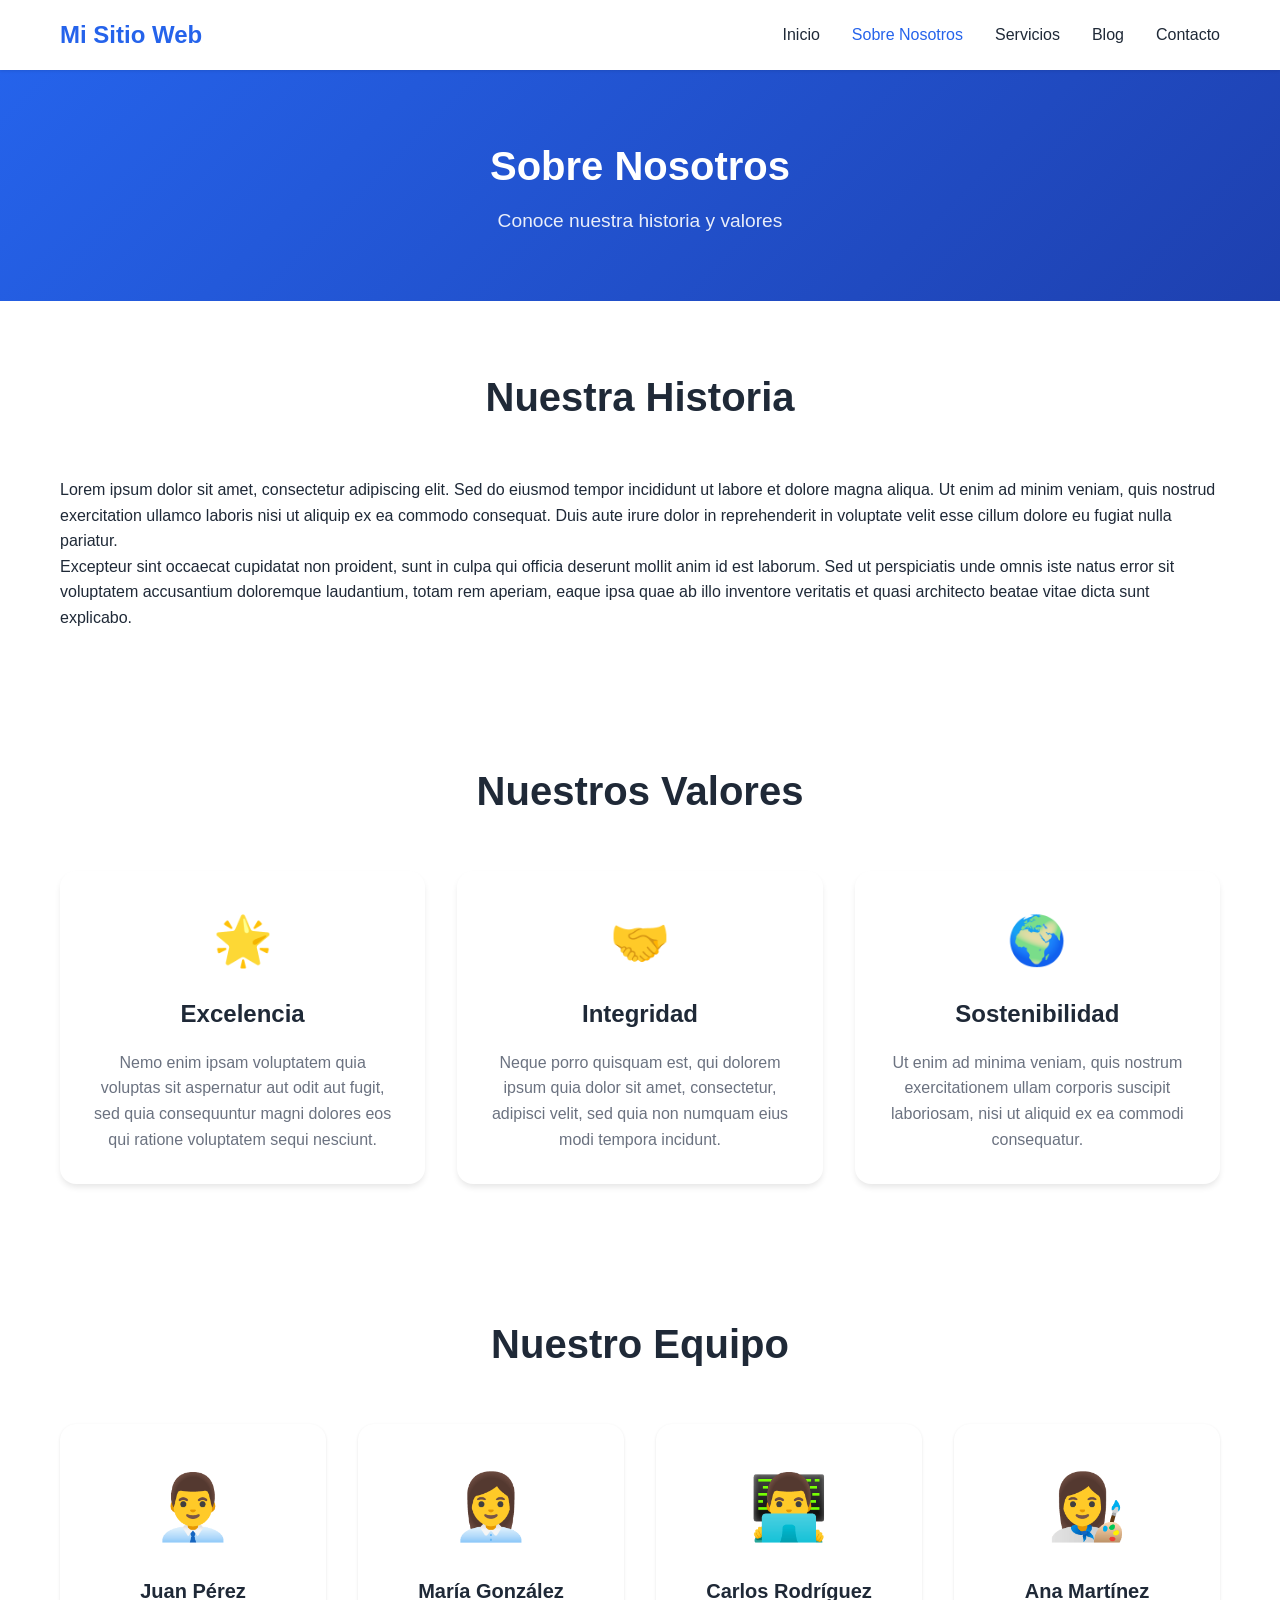
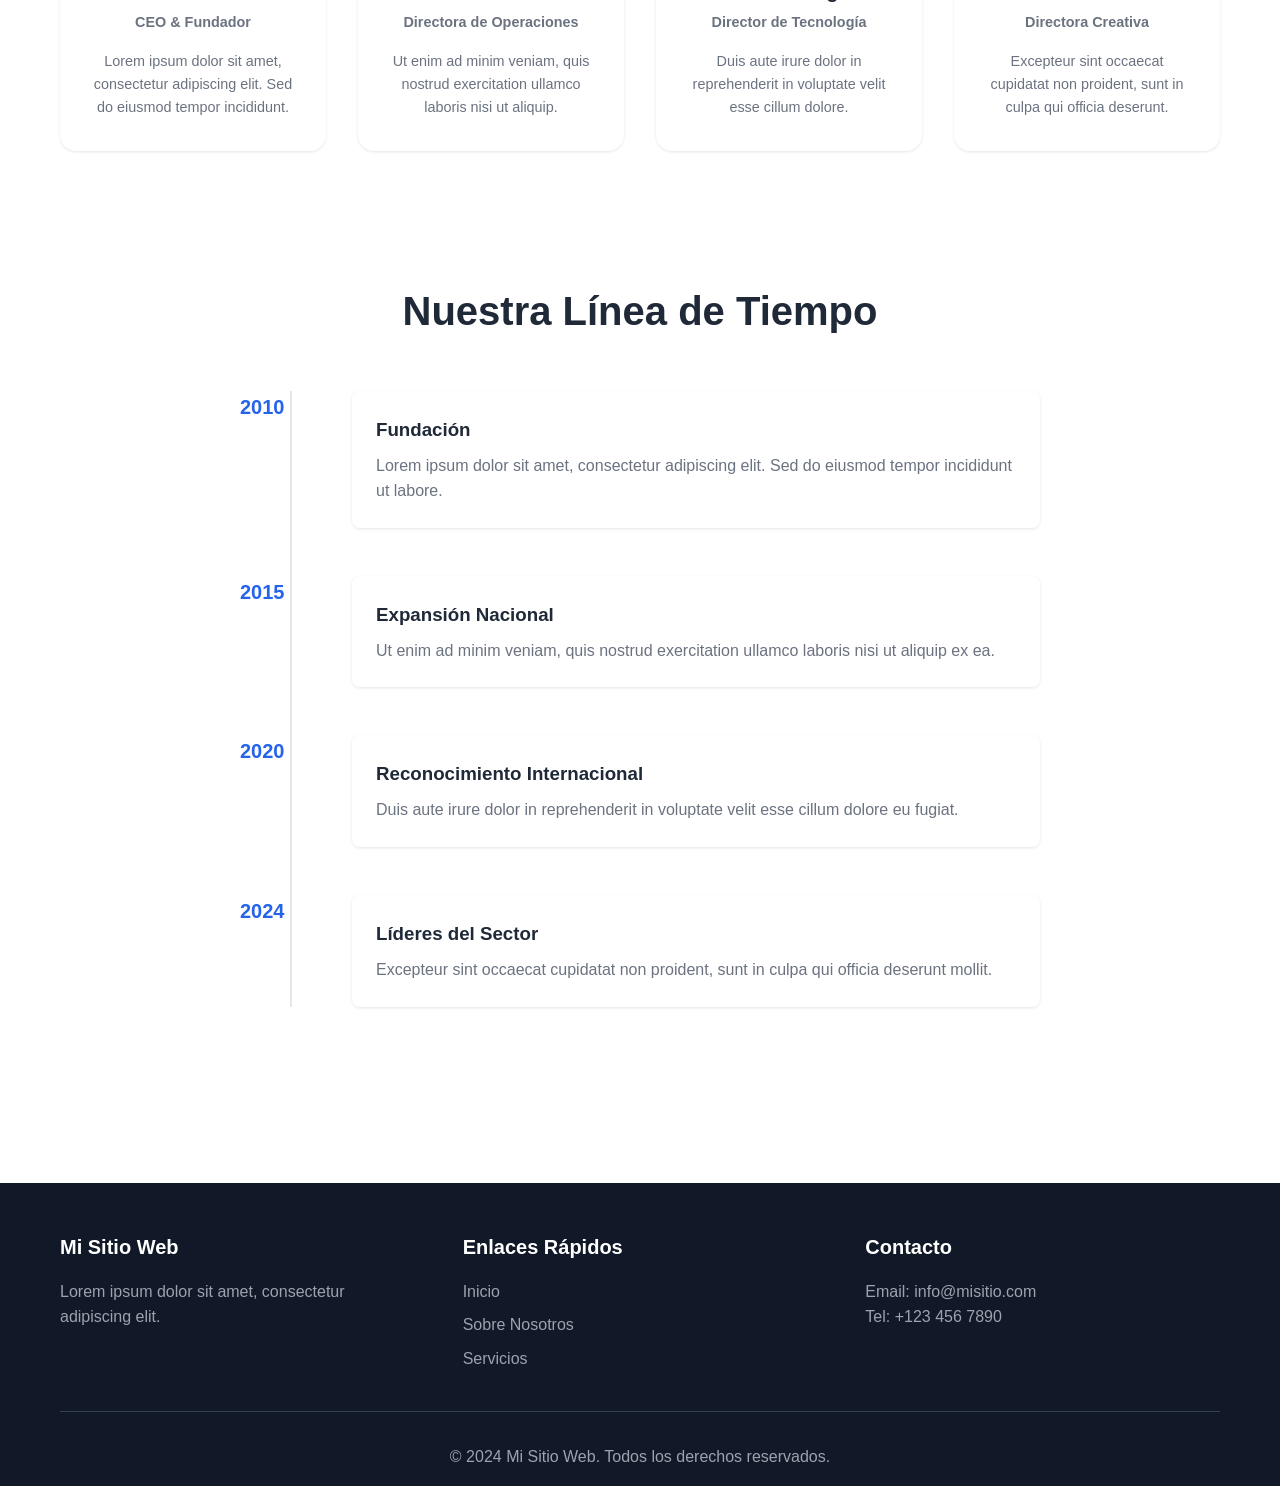
<file: sobre-nosotros.html>
<!DOCTYPE html>
<html lang="es">
<head>
    <meta charset="UTF-8">
    <meta name="viewport" content="width=device-width, initial-scale=1.0">
    <title>Sobre Nosotros - Mi Sitio Web</title>
    <link rel="stylesheet" href="styles.css">
</head>
<body>
    <nav class="navbar">
        <div class="container">
            <div class="logo">
                <span>Mi Sitio Web</span>
            </div>
            <ul class="nav-links">
                <li><a href="index.html">Inicio</a></li>
                <li><a href="sobre-nosotros.html" class="active">Sobre Nosotros</a></li>
                <li><a href="servicios.html">Servicios</a></li>
                <li><a href="blog.html">Blog</a></li>
                <li><a href="contacto.html">Contacto</a></li>
            </ul>
        </div>
    </nav>

    <header class="page-header">
        <div class="container">
            <h1>Sobre Nosotros</h1>
            <p>Conoce nuestra historia y valores</p>
        </div>
    </header>

    <main class="container">
        <section class="content-section">
            <h2>Nuestra Historia</h2>
            <p>Lorem ipsum dolor sit amet, consectetur adipiscing elit. Sed do eiusmod tempor incididunt ut labore et dolore magna aliqua. Ut enim ad minim veniam, quis nostrud exercitation ullamco laboris nisi ut aliquip ex ea commodo consequat. Duis aute irure dolor in reprehenderit in voluptate velit esse cillum dolore eu fugiat nulla pariatur.</p>
            <p>Excepteur sint occaecat cupidatat non proident, sunt in culpa qui officia deserunt mollit anim id est laborum. Sed ut perspiciatis unde omnis iste natus error sit voluptatem accusantium doloremque laudantium, totam rem aperiam, eaque ipsa quae ab illo inventore veritatis et quasi architecto beatae vitae dicta sunt explicabo.</p>
        </section>

        <section class="values-section">
            <h2>Nuestros Valores</h2>
            <div class="cards-grid">
                <div class="card">
                    <div class="card-icon">🌟</div>
                    <h3>Excelencia</h3>
                    <p>Nemo enim ipsam voluptatem quia voluptas sit aspernatur aut odit aut fugit, sed quia consequuntur magni dolores eos qui ratione voluptatem sequi nesciunt.</p>
                </div>
                <div class="card">
                    <div class="card-icon">🤝</div>
                    <h3>Integridad</h3>
                    <p>Neque porro quisquam est, qui dolorem ipsum quia dolor sit amet, consectetur, adipisci velit, sed quia non numquam eius modi tempora incidunt.</p>
                </div>
                <div class="card">
                    <div class="card-icon">🌍</div>
                    <h3>Sostenibilidad</h3>
                    <p>Ut enim ad minima veniam, quis nostrum exercitationem ullam corporis suscipit laboriosam, nisi ut aliquid ex ea commodi consequatur.</p>
                </div>
            </div>
        </section>

        <section class="team-section">
            <h2>Nuestro Equipo</h2>
            <div class="team-grid">
                <div class="team-member">
                    <div class="member-photo">👨‍💼</div>
                    <h3>Juan Pérez</h3>
                    <p class="member-role">CEO & Fundador</p>
                    <p>Lorem ipsum dolor sit amet, consectetur adipiscing elit. Sed do eiusmod tempor incididunt.</p>
                </div>
                <div class="team-member">
                    <div class="member-photo">👩‍💼</div>
                    <h3>María González</h3>
                    <p class="member-role">Directora de Operaciones</p>
                    <p>Ut enim ad minim veniam, quis nostrud exercitation ullamco laboris nisi ut aliquip.</p>
                </div>
                <div class="team-member">
                    <div class="member-photo">👨‍💻</div>
                    <h3>Carlos Rodríguez</h3>
                    <p class="member-role">Director de Tecnología</p>
                    <p>Duis aute irure dolor in reprehenderit in voluptate velit esse cillum dolore.</p>
                </div>
                <div class="team-member">
                    <div class="member-photo">👩‍🎨</div>
                    <h3>Ana Martínez</h3>
                    <p class="member-role">Directora Creativa</p>
                    <p>Excepteur sint occaecat cupidatat non proident, sunt in culpa qui officia deserunt.</p>
                </div>
            </div>
        </section>

        <section class="timeline-section">
            <h2>Nuestra Línea de Tiempo</h2>
            <div class="timeline">
                <div class="timeline-item">
                    <div class="timeline-year">2010</div>
                    <div class="timeline-content">
                        <h3>Fundación</h3>
                        <p>Lorem ipsum dolor sit amet, consectetur adipiscing elit. Sed do eiusmod tempor incididunt ut labore.</p>
                    </div>
                </div>
                <div class="timeline-item">
                    <div class="timeline-year">2015</div>
                    <div class="timeline-content">
                        <h3>Expansión Nacional</h3>
                        <p>Ut enim ad minim veniam, quis nostrud exercitation ullamco laboris nisi ut aliquip ex ea.</p>
                    </div>
                </div>
                <div class="timeline-item">
                    <div class="timeline-year">2020</div>
                    <div class="timeline-content">
                        <h3>Reconocimiento Internacional</h3>
                        <p>Duis aute irure dolor in reprehenderit in voluptate velit esse cillum dolore eu fugiat.</p>
                    </div>
                </div>
                <div class="timeline-item">
                    <div class="timeline-year">2024</div>
                    <div class="timeline-content">
                        <h3>Líderes del Sector</h3>
                        <p>Excepteur sint occaecat cupidatat non proident, sunt in culpa qui officia deserunt mollit.</p>
                    </div>
                </div>
            </div>
        </section>
    </main>

    <footer class="footer">
        <div class="container">
            <div class="footer-content">
                <div class="footer-section">
                    <h3>Mi Sitio Web</h3>
                    <p>Lorem ipsum dolor sit amet, consectetur adipiscing elit.</p>
                </div>
                <div class="footer-section">
                    <h3>Enlaces Rápidos</h3>
                    <ul>
                        <li><a href="index.html">Inicio</a></li>
                        <li><a href="sobre-nosotros.html">Sobre Nosotros</a></li>
                        <li><a href="servicios.html">Servicios</a></li>
                    </ul>
                </div>
                <div class="footer-section">
                    <h3>Contacto</h3>
                    <p>Email: info@misitio.com</p>
                    <p>Tel: +123 456 7890</p>
                </div>
            </div>
            <div class="footer-bottom">
                <p>&copy; 2024 Mi Sitio Web. Todos los derechos reservados.</p>
            </div>
        </div>
    </footer>
</body>
</html>
</file>
<file: styles.css>
/* Reset y estilos base */
* {
    margin: 0;
    padding: 0;
    box-sizing: border-box;
}

:root {
    --primary-color: #2563eb;
    --secondary-color: #1e40af;
    --accent-color: #f59e0b;
    --text-color: #1f2937;
    --text-light: #6b7280;
    --bg-color: #ffffff;
    --bg-light: #f9fafb;
    --bg-dark: #111827;
    --border-color: #e5e7eb;
    --shadow: 0 1px 3px 0 rgba(0, 0, 0, 0.1);
    --shadow-md: 0 4px 6px -1px rgba(0, 0, 0, 0.1);
    --shadow-lg: 0 10px 15px -3px rgba(0, 0, 0, 0.1);
}

body {
    font-family: -apple-system, BlinkMacSystemFont, 'Segoe UI', Roboto, 'Helvetica Neue', Arial, sans-serif;
    line-height: 1.6;
    color: var(--text-color);
    background-color: var(--bg-color);
}

.container {
    max-width: 1200px;
    margin: 0 auto;
    padding: 0 20px;
}

/* Navegación */
.navbar {
    background-color: var(--bg-color);
    box-shadow: var(--shadow);
    position: sticky;
    top: 0;
    z-index: 100;
}

.navbar .container {
    display: flex;
    justify-content: space-between;
    align-items: center;
    padding: 1rem 20px;
}

.logo {
    font-size: 1.5rem;
    font-weight: bold;
    color: var(--primary-color);
    display: flex;
    align-items: center;
    gap: 0.5rem;
}

.nav-links {
    display: flex;
    list-style: none;
    gap: 2rem;
}

.nav-links a {
    text-decoration: none;
    color: var(--text-color);
    font-weight: 500;
    transition: color 0.3s;
    padding: 0.5rem 0;
}

.nav-links a:hover,
.nav-links a.active {
    color: var(--primary-color);
}

/* Hero Section */
.hero {
    background: linear-gradient(135deg, var(--primary-color) 0%, var(--secondary-color) 100%);
    color: white;
    padding: 6rem 0;
    text-align: center;
}

.hero h1 {
    font-size: 3rem;
    margin-bottom: 1rem;
    font-weight: 700;
}

.hero .subtitle {
    font-size: 1.25rem;
    margin-bottom: 2rem;
    opacity: 0.9;
}

/* Botones */
.btn-primary,
.btn-secondary {
    display: inline-block;
    padding: 0.875rem 2rem;
    border-radius: 0.5rem;
    text-decoration: none;
    font-weight: 600;
    transition: all 0.3s;
    border: none;
    cursor: pointer;
    font-size: 1rem;
}

.btn-primary {
    background-color: white;
    color: var(--primary-color);
}

.btn-primary:hover {
    transform: translateY(-2px);
    box-shadow: var(--shadow-lg);
}

.btn-secondary {
    background-color: var(--primary-color);
    color: white;
}

.btn-secondary:hover {
    background-color: var(--secondary-color);
}

/* Secciones */
.intro-section,
.content-section,
.stats-section,
.values-section,
.team-section,
.timeline-section,
.services-section,
.contact-intro,
.contact-content,
.map-section,
.faq-section {
    padding: 4rem 0;
}

.intro-section h2,
.content-section h2,
.stats-section h2,
.values-section h2,
.team-section h2,
.timeline-section h2,
.map-section h2,
.faq-section h2 {
    text-align: center;
    font-size: 2.5rem;
    margin-bottom: 3rem;
    color: var(--text-color);
}

.lead-text {
    font-size: 1.25rem;
    text-align: center;
    color: var(--text-light);
    max-width: 800px;
    margin: 0 auto;
    line-height: 1.8;
}

/* Cards Grid */
.cards-grid {
    display: grid;
    grid-template-columns: repeat(auto-fit, minmax(280px, 1fr));
    gap: 2rem;
    margin-top: 3rem;
}

.card {
    background: var(--bg-color);
    padding: 2rem;
    border-radius: 1rem;
    box-shadow: var(--shadow-md);
    transition: transform 0.3s, box-shadow 0.3s;
    text-align: center;
}

.card:hover {
    transform: translateY(-5px);
    box-shadow: var(--shadow-lg);
}

.card-icon {
    font-size: 3rem;
    margin-bottom: 1rem;
}

.card h3 {
    font-size: 1.5rem;
    margin-bottom: 1rem;
    color: var(--text-color);
}

.card p {
    color: var(--text-light);
    line-height: 1.6;
}

/* Content Grid */
.content-grid {
    display: grid;
    grid-template-columns: 1fr 1fr;
    gap: 4rem;
    align-items: center;
    margin-top: 3rem;
}

.content-text p {
    color: var(--text-light);
    margin-bottom: 1rem;
    line-height: 1.8;
}

.content-text .btn-secondary {
    margin-top: 1.5rem;
}

.content-image,
.placeholder-image {
    background: var(--bg-light);
    border-radius: 1rem;
    display: flex;
    align-items: center;
    justify-content: center;
    min-height: 300px;
    font-size: 4rem;
}

/* Stats Section */
.stats-section {
    background: var(--bg-light);
}

.stats-grid {
    display: grid;
    grid-template-columns: repeat(auto-fit, minmax(200px, 1fr));
    gap: 3rem;
    text-align: center;
}

.stat-number {
    font-size: 3rem;
    font-weight: bold;
    color: var(--primary-color);
    margin-bottom: 0.5rem;
}

.stat-label {
    color: var(--text-light);
    font-size: 1.1rem;
}

/* Page Header */
.page-header {
    background: linear-gradient(135deg, var(--primary-color) 0%, var(--secondary-color) 100%);
    color: white;
    padding: 4rem 0;
    text-align: center;
}

.page-header h1 {
    font-size: 2.5rem;
    margin-bottom: 0.5rem;
}

.page-header p {
    font-size: 1.2rem;
    opacity: 0.9;
}

/* Team Grid */
.team-grid {
    display: grid;
    grid-template-columns: repeat(auto-fit, minmax(250px, 1fr));
    gap: 2rem;
    margin-top: 3rem;
}

.team-member {
    text-align: center;
    padding: 2rem;
    background: var(--bg-color);
    border-radius: 1rem;
    box-shadow: var(--shadow);
    transition: transform 0.3s;
}

.team-member:hover {
    transform: translateY(-5px);
}

.member-photo {
    font-size: 4rem;
    margin-bottom: 1rem;
}

.team-member h3 {
    font-size: 1.25rem;
    margin-bottom: 0.25rem;
}

.member-role {
    color: var(--primary-color);
    font-weight: 600;
    margin-bottom: 1rem;
}

.team-member p {
    color: var(--text-light);
    font-size: 0.9rem;
}

/* Timeline */
.timeline {
    max-width: 800px;
    margin: 0 auto;
    position: relative;
}

.timeline::before {
    content: '';
    position: absolute;
    left: 50px;
    top: 0;
    bottom: 0;
    width: 2px;
    background: var(--border-color);
}

.timeline-item {
    display: flex;
    gap: 2rem;
    margin-bottom: 3rem;
    position: relative;
}

.timeline-year {
    min-width: 80px;
    font-size: 1.25rem;
    font-weight: bold;
    color: var(--primary-color);
}

.timeline-content {
    flex: 1;
    padding: 1.5rem;
    background: var(--bg-color);
    border-radius: 0.5rem;
    box-shadow: var(--shadow);
}

.timeline-content h3 {
    margin-bottom: 0.5rem;
}

.timeline-content p {
    color: var(--text-light);
}

/* Services */
.service-item {
    display: flex;
    gap: 2rem;
    margin-bottom: 3rem;
    padding: 2rem;
    background: var(--bg-color);
    border-radius: 1rem;
    box-shadow: var(--shadow);
    transition: transform 0.3s;
}

.service-item:hover {
    transform: translateX(10px);
}

.service-icon {
    font-size: 3rem;
    min-width: 80px;
}

.service-content h2 {
    font-size: 1.75rem;
    margin-bottom: 1rem;
    text-align: left;
}

.service-content p {
    color: var(--text-light);
    margin-bottom: 1rem;
    line-height: 1.8;
}

.service-features {
    list-style: none;
    margin-top: 1.5rem;
}

.service-features li {
    padding: 0.5rem 0;
    padding-left: 1.5rem;
    position: relative;
    color: var(--text-light);
}

.service-features li::before {
    content: '✓';
    position: absolute;
    left: 0;
    color: var(--primary-color);
    font-weight: bold;
}

/* CTA Section */
.cta-section {
    background: var(--bg-light);
    padding: 4rem 2rem;
    text-align: center;
    border-radius: 1rem;
    margin: 4rem 0;
}

.cta-section h2 {
    font-size: 2rem;
    margin-bottom: 1rem;
}

.cta-section p {
    color: var(--text-light);
    font-size: 1.1rem;
    margin-bottom: 2rem;
}

/* Blog */
.blog-grid {
    display: grid;
    grid-template-columns: repeat(auto-fill, minmax(350px, 1fr));
    gap: 2rem;
    margin-top: 3rem;
}

.blog-card {
    background: var(--bg-color);
    border-radius: 1rem;
    overflow: hidden;
    box-shadow: var(--shadow-md);
    transition: transform 0.3s, box-shadow 0.3s;
}

.blog-card:hover {
    transform: translateY(-5px);
    box-shadow: var(--shadow-lg);
}

.blog-image {
    background: var(--bg-light);
    height: 200px;
    display: flex;
    align-items: center;
    justify-content: center;
    font-size: 4rem;
}

.blog-card > div:not(.blog-image),
.blog-card h2,
.blog-card p,
.blog-card a {
    padding: 0 1.5rem;
}

.blog-meta {
    display: flex;
    gap: 1rem;
    padding-top: 1.5rem;
    font-size: 0.875rem;
}

.blog-date {
    color: var(--text-light);
}

.blog-category {
    color: var(--primary-color);
    font-weight: 600;
}

.blog-card h2 {
    font-size: 1.25rem;
    margin: 1rem 0;
    line-height: 1.4;
}

.blog-card p {
    color: var(--text-light);
    margin-bottom: 1rem;
    line-height: 1.6;
}

.read-more {
    display: inline-block;
    color: var(--primary-color);
    font-weight: 600;
    text-decoration: none;
    padding-bottom: 1.5rem;
    transition: color 0.3s;
}

.read-more:hover {
    color: var(--secondary-color);
}

/* Pagination */
.pagination {
    display: flex;
    justify-content: center;
    gap: 0.5rem;
    margin: 3rem 0;
}

.page-link {
    padding: 0.5rem 1rem;
    border-radius: 0.5rem;
    text-decoration: none;
    color: var(--text-color);
    background: var(--bg-color);
    border: 1px solid var(--border-color);
    transition: all 0.3s;
}

.page-link:hover,
.page-link.active {
    background: var(--primary-color);
    color: white;
    border-color: var(--primary-color);
}

/* Contact */
.contact-grid {
    display: grid;
    grid-template-columns: 1.5fr 1fr;
    gap: 4rem;
    margin-top: 3rem;
}

.contact-form-container h2,
.contact-info h2 {
    font-size: 1.75rem;
    margin-bottom: 2rem;
    text-align: left;
}

.contact-form {
    display: flex;
    flex-direction: column;
    gap: 1.5rem;
}

.form-group {
    display: flex;
    flex-direction: column;
}

.form-group label {
    margin-bottom: 0.5rem;
    font-weight: 600;
    color: var(--text-color);
}

.form-group input,
.form-group select,
.form-group textarea {
    padding: 0.75rem;
    border: 1px solid var(--border-color);
    border-radius: 0.5rem;
    font-size: 1rem;
    font-family: inherit;
    transition: border-color 0.3s;
}

.form-group input:focus,
.form-group select:focus,
.form-group textarea:focus {
    outline: none;
    border-color: var(--primary-color);
}

.contact-info {
    background: var(--bg-light);
    padding: 2rem;
    border-radius: 1rem;
}

.contact-item {
    display: flex;
    gap: 1rem;
    margin-bottom: 2rem;
}

.contact-icon {
    font-size: 2rem;
    min-width: 50px;
}

.contact-item h3 {
    font-size: 1.1rem;
    margin-bottom: 0.25rem;
}

.contact-item p {
    color: var(--text-light);
    line-height: 1.6;
}

.social-links {
    margin-top: 2rem;
}

.social-links h3 {
    margin-bottom: 1rem;
}

.social-icons {
    display: flex;
    gap: 1rem;
}

.social-icon {
    font-size: 2rem;
    text-decoration: none;
    transition: transform 0.3s;
}

.social-icon:hover {
    transform: scale(1.2);
}

.map-placeholder {
    background: var(--bg-light);
    border-radius: 1rem;
    min-height: 400px;
    display: flex;
    flex-direction: column;
    align-items: center;
    justify-content: center;
    font-size: 4rem;
    color: var(--text-light);
}

.map-placeholder p:last-child {
    font-size: 1.25rem;
    margin-top: 1rem;
}

.faq-grid {
    display: grid;
    grid-template-columns: repeat(auto-fit, minmax(300px, 1fr));
    gap: 2rem;
    margin-top: 3rem;
}

.faq-item {
    background: var(--bg-color);
    padding: 2rem;
    border-radius: 0.5rem;
    box-shadow: var(--shadow);
}

.faq-item h3 {
    font-size: 1.1rem;
    margin-bottom: 1rem;
    color: var(--text-color);
}

.faq-item p {
    color: var(--text-light);
    line-height: 1.6;
}

/* Footer */
.footer {
    background: var(--bg-dark);
    color: white;
    padding: 3rem 0 1rem;
    margin-top: 4rem;
}

.footer-content {
    display: grid;
    grid-template-columns: repeat(auto-fit, minmax(250px, 1fr));
    gap: 3rem;
    margin-bottom: 2rem;
}

.footer-section h3 {
    margin-bottom: 1rem;
    font-size: 1.25rem;
}

.footer-section p {
    color: #9ca3af;
    line-height: 1.6;
}

.footer-section ul {
    list-style: none;
}

.footer-section ul li {
    margin-bottom: 0.5rem;
}

.footer-section a {
    color: #9ca3af;
    text-decoration: none;
    transition: color 0.3s;
}

.footer-section a:hover {
    color: white;
}

.footer-bottom {
    text-align: center;
    padding-top: 2rem;
    border-top: 1px solid #374151;
    color: #9ca3af;
}

/* Responsive */
@media (max-width: 768px) {
    .nav-links {
        flex-direction: column;
        gap: 1rem;
    }
    
    .hero h1 {
        font-size: 2rem;
    }
    
    .hero .subtitle {
        font-size: 1rem;
    }
    
    .content-grid,
    .contact-grid {
        grid-template-columns: 1fr;
        gap: 2rem;
    }
    
    .cards-grid,
    .stats-grid,
    .team-grid {
        grid-template-columns: 1fr;
    }
    
    .service-item {
        flex-direction: column;
    }
    
    .timeline::before {
        left: 20px;
    }
    
    .timeline-year {
        min-width: 60px;
    }
    
    .blog-grid {
        grid-template-columns: 1fr;
    }
}
</file>
